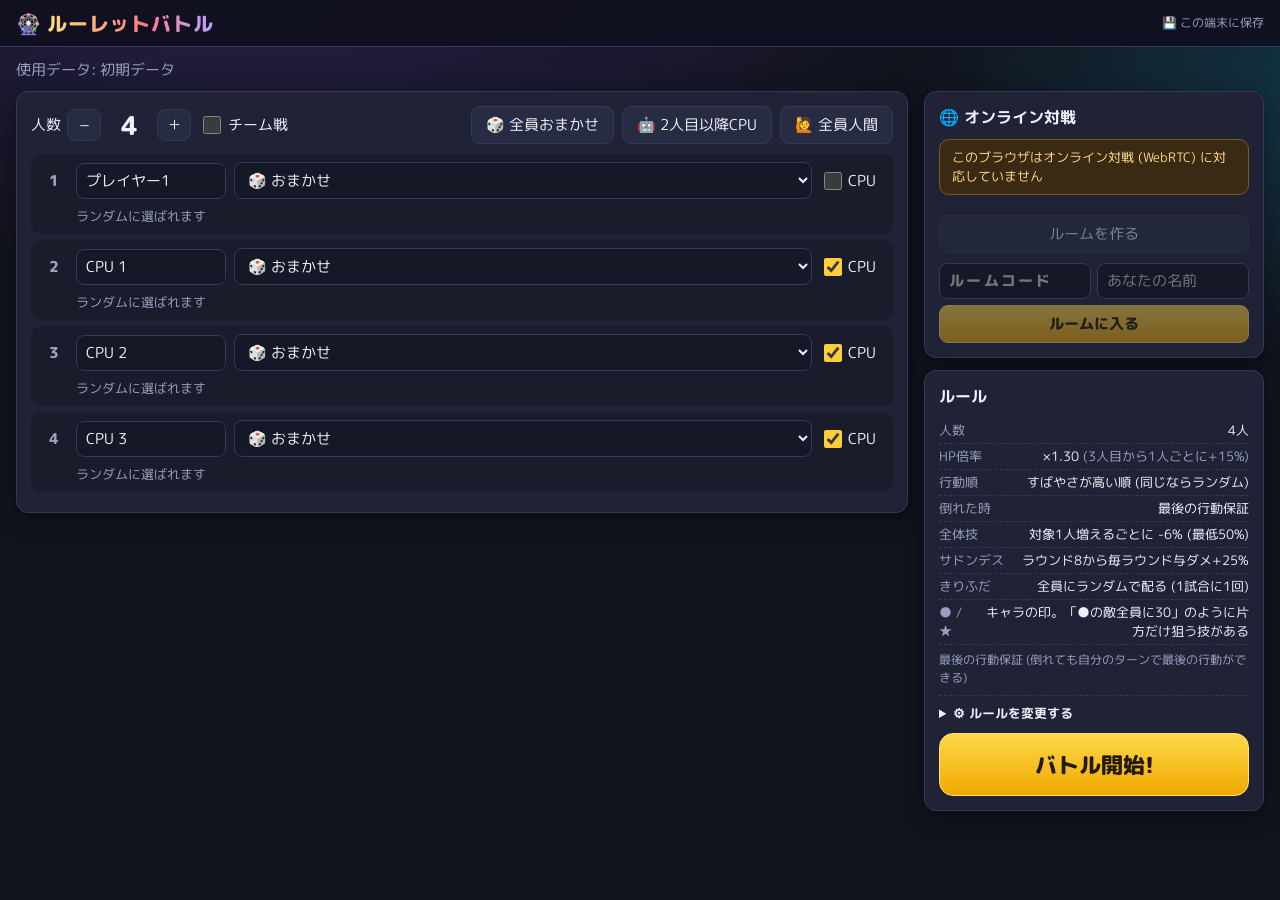
<file: index.html>
<!doctype html>
<html lang="ja">
<head>
<meta charset="utf-8">
<meta name="viewport" content="width=device-width, initial-scale=1, viewport-fit=cover">
<meta name="theme-color" content="#11131d">
<title>ルーレットバトル</title>
<link rel="stylesheet" href="css/style.css?v=14">
</head>
<body>
<!-- BUILD:HEAD-START -->
<header class="app-head" id="appHead">
  <div class="brand">🎡 <span class="title">ルーレットバトル</span></div>
  <span class="sync" id="syncInd"></span>
</header>
<!-- BUILD:HEAD-END -->

<!-- BUILD:APP-START -->
<div id="playApp">
<div class="wrap">

  <section id="setup">
    <div class="setup-head">
      <span id="dataInfo" class="dim"></span>
    </div>
    <div id="dataWarn" class="warn-box" hidden></div>
    <div class="setup-grid">
      <div class="panel setup-players">
        <div class="row setup-tools">
          <div class="count-ctl">
            <span>人数</span>
            <button type="button" class="icon" id="cntMinus" aria-label="人数を減らす">−</button>
            <span class="n" id="cntN">4</span>
            <button type="button" class="icon" id="cntPlus" aria-label="人数を増やす">＋</button>
          </div>
          <label class="row" style="gap:4px"><input type="checkbox" id="teamMode"> チーム戦</label>
          <div class="grow"></div>
          <button type="button" id="allRandom">🎲 全員おまかせ</button>
          <button type="button" id="allCpu">🤖 2人目以降CPU</button>
          <button type="button" id="allHuman">🙋 全員人間</button>
        </div>
        <div id="prows"></div>
      </div>
      <div class="setup-side">
        <div class="panel online-panel" id="onlinePanel"></div>
        <div class="panel side-box">
          <h3>ルール</h3>
          <div id="ruleInfo"></div>
          <button type="button" class="primary big-start" id="startBtn">バトル開始!</button>
        </div>
      </div>
    </div>
    <div class="mobile-start"><button type="button" class="primary" id="startBtn2">バトル開始!</button></div>
  </section>

  <section id="lobby" hidden>
    <div class="panel lobby-panel">
      <div id="lobbyBody"></div>
      <div class="row" style="margin-top:14px"><button type="button" class="danger" id="leaveBtn">ルームから退出</button></div>
    </div>
  </section>

  <section id="battle" hidden>
    <div class="topbar">
      <div class="round" id="roundLbl">ラウンド 1</div>
      <div class="ctrls">
        <select id="speedSel" title="演出の速さ" aria-label="演出の速さ">
          <option value="normal">ふつう</option>
          <option value="fast">はやい</option>
          <option value="turbo">さいそく</option>
        </select>
        <button type="button" class="icon" id="soundBtn" title="効果音">🔊</button>
        <button type="button" class="icon" id="pauseBtn" title="CPUの自動進行を一時停止">⏸</button>
        <button type="button" id="quitBtn">終了</button>
      </div>
      <div class="order-strip" id="orderStrip"></div>
    </div>
    <div class="battle">
      <div class="board" id="board"></div>
      <div class="side">
        <div class="panel turn-panel" id="turnPanel">
          <div class="turn-head" id="turnHead"></div>
          <div class="wheel-title" id="wheelTitle"></div>
          <div class="wheel-box">
            <canvas id="wheel"></canvas>
            <div class="result-banner" id="banner"></div>
          </div>
          <div class="prompt" id="prompt"></div>
          <div class="target-bar" id="targetBar"></div>
          <div class="row spin-row">
            <button type="button" class="primary spin-btn" id="spinBtn" disabled>スピン!</button>
            <button type="button" class="item-btn" id="itemBtn" hidden>🃏 きりふだを使う</button>
          </div>
        </div>
        <details class="panel log-wrap" id="logWrap" open>
          <summary>バトルログ</summary>
          <div class="logbox" id="log"></div>
        </details>
      </div>
    </div>
  </section>

  <section id="result" hidden>
    <div class="panel result">
      <div style="font-size:60px" id="resIcon">🏆</div>
      <h2 class="title" id="resTitle"></h2>
      <div id="resRank" style="max-width:760px;margin:0 auto"></div>
      <div class="row" style="justify-content:center;margin-top:18px">
        <button type="button" class="primary" id="againBtn">同じメンバーでもう一度</button>
        <button type="button" id="backBtn">セットアップに戻る</button>
        <button type="button" id="showLogBtn">ログを見る</button>
        <span class="dim" id="guestWait" hidden>ホストが次のバトルを始めるのを待っています…</span>
        <button type="button" class="danger" id="leaveBtn2" hidden>ルームから退出</button>
      </div>
    </div>
  </section>
</div>
<div id="modal" class="modal-bg" hidden></div>
</div>
<!-- BUILD:APP-END -->

<!-- BUILD:SCRIPTS-START -->
<script src="js/default-data.js?v=14"></script>
<script src="js/engine.js?v=14"></script>
<script src="js/store.js?v=14"></script>
<script src="js/ui.js?v=14"></script>
<script src="js/wheel.js?v=14"></script>
<script src="js/net.js?v=14"></script>
<script src="js/game.js?v=14"></script>
<script src="js/app.js?v=14"></script>
<!-- BUILD:SCRIPTS-END -->
</body>
</html>
</file>
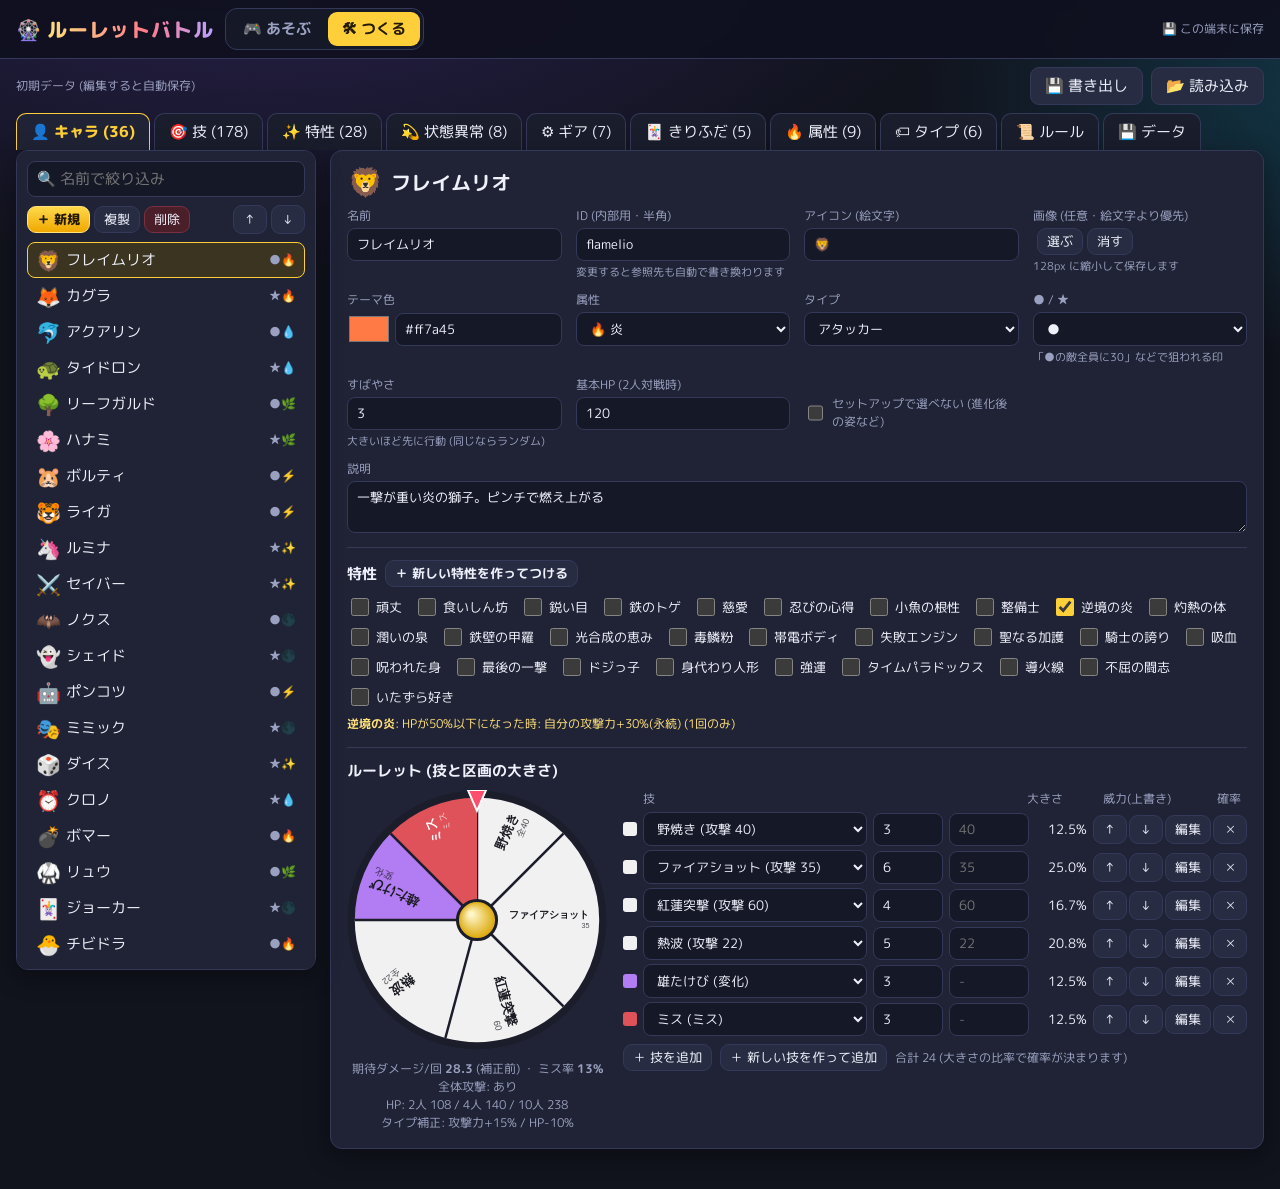
<file: editor.html>
<!doctype html>
<html lang="ja">
<head>
<meta charset="utf-8">
<meta name="viewport" content="width=device-width, initial-scale=1, viewport-fit=cover">
<meta name="theme-color" content="#11131d">
<title>ルーレットバトル エディタ</title>
<link rel="stylesheet" href="css/style.css?v=14">
</head>
<body>
<!-- BUILD:HEAD-START -->
<header class="app-head" id="appHead">
  <div class="brand">🎡 <span class="title">ルーレットバトル</span></div>
  <nav class="mode-switch" aria-label="画面の切り替え">
    <a href="index.html" data-mode="play" id="modePlay">🎮 あそぶ</a>
    <a href="editor.html" data-mode="edit" id="modeEdit" class="on">🛠 つくる</a>
  </nav>
  <span class="sync" id="syncInd"></span>
</header>
<!-- BUILD:HEAD-END -->

<!-- BUILD:APP-START -->
<div id="editApp">
  <div class="ed-bar">
    <span class="saved-ind" id="edSavedInd"></span>
    <div class="grow"></div>
    <button type="button" id="edWarnBtn" hidden></button>
    <button type="button" id="edExportBtn" title="データを書き出す">💾<span class="lbl"> 書き出し</span></button>
    <button type="button" id="edImportBtn" title="データを読み込む">📂<span class="lbl"> 読み込み</span></button>
    <input id="edImportFile" type="file" accept=".json,application/json" hidden>
  </div>
  <nav class="tabs" id="edTabs"></nav>
  <main class="ed-body" id="edBody">
    <aside class="panel ed-list" id="edList"></aside>
    <section class="panel ed-form" id="edForm"></section>
  </main>
  <div id="edModal" class="modal-bg" hidden></div>
</div>
<!-- BUILD:APP-END -->

<!-- BUILD:SCRIPTS-START -->
<script src="js/default-data.js?v=14"></script>
<script src="js/engine.js?v=14"></script>
<script src="js/store.js?v=14"></script>
<script src="js/ui.js?v=14"></script>
<script src="js/wheel.js?v=14"></script>
<script src="js/editor.js?v=14"></script>
<script src="js/app.js?v=14"></script>
<!-- BUILD:SCRIPTS-END -->
</body>
</html>
</file>
<file: css/style.css>
@import url('https://fonts.googleapis.com/css2?family=M+PLUS+Rounded+1c:wght@400;700;800&display=swap');

/* レイアウト: 上に切替ヘッダ、PC は盤面+ルーレットの2列、スマホは1列 (ルーレットが上)。
   夜のゲームセンターのような暗い単一テーマ */
:root {
  --bg: #11131d;
  --bg2: #191c2a;
  --panel: #1f2335;
  --panel2: #272c42;
  --line: #34395a;
  --text: #eef0fa;
  --dim: #9aa0bf;
  --accent: #ffcf3a;
  --accent-ink: #231a00;
  --accent2: #ff4d6d;
  --good: #5fd38a;
  --bad: #ff6b6b;
  --blue: #5aa9f0;
  --gold-text: #ffe07a;
  --radius: 12px;
  --shadow: 0 6px 24px rgba(0, 0, 0, .35);
  --font: 'M PLUS Rounded 1c', 'Hiragino Maru Gothic ProN', 'Hiragino Sans', 'Meiryo', sans-serif;
  --gutter: 16px;
  color-scheme: dark;
}
* { box-sizing: border-box; }
[hidden] { display: none !important; }
html, body { margin: 0; }
body {
  background: radial-gradient(1200px 600px at 20% -10%, #2a2150 0%, transparent 60%), radial-gradient(900px 500px at 110% 10%, #123a4a 0%, transparent 55%), var(--bg);
  background-color: var(--bg);
  background-attachment: fixed;
  color: var(--text);
  font-family: var(--font);
  font-size: 15px;
  min-height: 100vh;
  overflow-x: hidden;
  -webkit-tap-highlight-color: transparent;
  touch-action: manipulation;
}
a { color: var(--accent); }
button, input, select, textarea { font: inherit; color: inherit; }
button {
  background: var(--panel2); border: 1px solid var(--line); border-radius: 9px; padding: 7px 14px;
  cursor: pointer; transition: transform .08s, background .15s, border-color .15s; touch-action: manipulation;
}
button:hover:not(:disabled) { background: #323858; border-color: #4a5180; }
button:active:not(:disabled) { transform: translateY(1px); }
button:disabled { opacity: .45; cursor: not-allowed; }
button:focus-visible, input:focus-visible, select:focus-visible, textarea:focus-visible, summary:focus-visible { outline: 2px solid var(--accent); outline-offset: 2px; }
button.primary { background: linear-gradient(180deg, #ffd84a, #f0a800); color: var(--accent-ink); border-color: #ffe27a; font-weight: 800; }
button.primary:hover:not(:disabled) { background: linear-gradient(180deg, #ffe16d, #ffb81f); }
button.danger { background: #4a1f2a; border-color: #7a3040; }
button.small { padding: 3px 9px; font-size: 13px; }
button.icon { padding: 4px 8px; min-width: 34px; }
input[type=text], input[type=number], input:not([type]), select, textarea {
  background: #151827; border: 1px solid var(--line); border-radius: 8px; padding: 6px 9px; min-width: 0; max-width: 100%;
}
input[type=number] { width: 80px; }
input[type=checkbox] { width: 18px; height: 18px; accent-color: var(--accent); vertical-align: middle; }
label { cursor: pointer; }
summary { cursor: pointer; }

.wrap { max-width: 1400px; margin: 0 auto; padding: 12px var(--gutter) 16px; }
.title {
  font-weight: 800; letter-spacing: .04em; margin: 0; text-wrap: balance;
  background: linear-gradient(90deg, #ffe07a, #ff7a8a 60%, #b9a2ff); -webkit-background-clip: text; background-clip: text; color: transparent;
}
.panel { background: var(--panel); border: 1px solid var(--line); border-radius: var(--radius); box-shadow: var(--shadow); }
.dim { color: var(--dim); }
.row { display: flex; gap: 8px; align-items: center; flex-wrap: wrap; }
.grow { flex: 1; }
.badge {
  display: inline-flex; align-items: center; gap: 3px; padding: 1px 7px; border-radius: 999px; font-size: 12px; font-weight: 700;
  background: #2d3250; border: 1px solid rgba(255, 255, 255, .12); white-space: nowrap;
}
.warn-box { background: #3a2a14; border: 1px solid #7a5a20; color: #ffd98a; border-radius: 10px; padding: 8px 12px; font-size: 13px; margin-bottom: 10px; }
.warn-box ul { margin: 4px 0 0; padding-left: 18px; }
.ico { font-size: 28px; line-height: 1; display: inline-block; width: 36px; text-align: center; flex: none; }
img.ico { width: 36px; height: 36px; object-fit: cover; border-radius: 8px; }
.ico.big { font-size: 52px; width: 60px; }
img.ico.big { width: 60px; height: 60px; }
.ico.huge { font-size: 70px; width: 90px; }
img.ico.huge { width: 90px; height: 90px; }
.marks { font-size: 13px; white-space: nowrap; display: inline-flex; gap: 2px; align-items: center; }
.marks .dot { color: #7fd8ff; font-weight: 800; }
.marks .star { color: #ffd84a; font-weight: 800; }
.marks .spd { color: var(--dim); font-size: 11px; }
.auto-desc { color: var(--gold-text); font-size: 12px; }
.scroll-x { overflow-x: auto; max-width: 100%; }

/* ========== アプリのヘッダ (あそぶ / つくる) ========== */
.app-head {
  position: sticky; top: env(safe-area-inset-top, 0px); z-index: 20;
  display: flex; align-items: center; gap: 12px; flex-wrap: wrap;
  padding: 8px var(--gutter); background: #0f1120ee; border-bottom: 1px solid var(--line); backdrop-filter: blur(6px);
}
.app-head .brand { font-weight: 800; font-size: 20px; display: flex; align-items: center; gap: 6px; }
.mode-switch { display: flex; background: #151827; border: 1px solid var(--line); border-radius: 12px; padding: 3px; gap: 3px; }
.mode-switch a { border-radius: 9px; padding: 6px 14px; font-weight: 700; color: var(--dim); text-decoration: none; }
.mode-switch a:hover { color: var(--text); }
.mode-switch a.on { background: var(--accent); color: var(--accent-ink); }
.sync { font-size: 12px; color: var(--dim); margin-left: auto; }

/* ========== セットアップ ========== */
.setup-head { display: flex; align-items: center; gap: 10px; flex-wrap: wrap; margin-bottom: 10px; }
.setup-grid { display: grid; grid-template-columns: minmax(0, 1fr) 340px; gap: 16px; align-items: start; }
.setup-players { padding: 14px; min-width: 0; }
.setup-tools { margin-bottom: 10px; }
.prow {
  display: grid; grid-template-columns: 28px minmax(90px, 150px) minmax(150px, 1fr) auto auto; gap: 8px; align-items: center;
  padding: 7px 8px; border-radius: 10px; background: var(--bg2); margin-bottom: 6px; border: 1px solid transparent;
}
.prow .num { font-weight: 800; color: var(--dim); text-align: center; }
.prow .cpuLbl { display: inline-flex; gap: 3px; align-items: center; white-space: nowrap; }
.prow .cinfo { grid-column: 2 / -1; display: flex; gap: 6px; align-items: center; flex-wrap: wrap; font-size: 13px; color: var(--dim); min-width: 0; }
.prow .cinfo .ico { font-size: 22px; width: 26px; }
.prow .cinfo img.ico { width: 26px; height: 26px; }
.prow select.team { width: 96px; }
.setup-side { position: sticky; top: 70px; display: flex; flex-direction: column; gap: 12px; }
.setup-side .panel { padding: 14px; display: flex; flex-direction: column; gap: 10px; }
.setup-side h3 { margin: 0; font-size: 16px; }
.online-panel .row button { flex: 1; }
.join-row { display: grid; grid-template-columns: 1fr 1fr; gap: 6px; }
.join-row #joinCode { text-transform: uppercase; letter-spacing: .15em; font-weight: 800; }
.join-row button { grid-column: 1 / -1; }
.code-big { font-size: 34px; font-weight: 800; letter-spacing: .2em; color: var(--accent); font-variant-numeric: tabular-nums; }
.prow.net { background: #1b2436; border-color: #2f4a70; }
.prow .netname { font-weight: 700; overflow: hidden; text-overflow: ellipsis; white-space: nowrap; }
.prow .csel.dim { font-size: 13px; }
.lobby-panel { padding: 18px; max-width: 760px; margin: 0 auto; }
.lobby-head { display: flex; gap: 16px; align-items: center; flex-wrap: wrap; }
.lobby-list { display: flex; flex-direction: column; gap: 4px; }
.lobby-row { display: flex; gap: 8px; align-items: center; padding: 6px 10px; border-radius: 10px; background: var(--bg2); }
.lobby-row .num { width: 22px; color: var(--dim); font-weight: 800; }
.lobby-row .nm { flex: 1; min-width: 0; overflow: hidden; text-overflow: ellipsis; white-space: nowrap; font-weight: 700; }
.lobby-row.you { border: 1px solid var(--accent); }
.cinfo-wide { display: flex; gap: 6px; align-items: center; flex-wrap: wrap; font-size: 13px; color: var(--dim); }
.you-tag { font-size: 10px; background: var(--accent); color: var(--accent-ink); border-radius: 4px; padding: 0 5px; margin-left: 4px; font-weight: 800; vertical-align: middle; }
.pcard.me { box-shadow: inset 0 0 0 2px #ffcf3a66; }
.rank.me { outline: 2px solid var(--accent); }
.rule-line { font-size: 13px; display: flex; justify-content: space-between; gap: 8px; padding: 3px 0; border-bottom: 1px dashed var(--line); }
.big-start { font-size: 22px; padding: 14px; width: 100%; border-radius: 14px; }
.count-ctl { display: flex; align-items: center; gap: 6px; }
.count-ctl .n { font-size: 26px; font-weight: 800; min-width: 44px; text-align: center; font-variant-numeric: tabular-nums; }
.mobile-start { display: none; }

/* ========== バトル ========== */
.topbar { display: flex; align-items: center; gap: 12px; flex-wrap: wrap; margin-bottom: 12px; }
.topbar .round { font-size: 20px; font-weight: 800; }
.topbar .ctrls { margin-left: auto; order: 2; }
.order-strip { display: flex; gap: 4px; flex-wrap: wrap; flex: 1 1 100%; min-width: 0; order: 3; }
.order-strip .o { padding: 2px 6px; border-radius: 8px; background: var(--panel); border: 1px solid var(--line); font-size: 12px; display: flex; align-items: center; gap: 3px; white-space: nowrap; }
.order-strip .o .ico { font-size: 16px; width: 18px; }
.order-strip .o img.ico { width: 18px; height: 18px; }
.order-strip .o.now { border-color: var(--accent); background: #3c3417; }
.order-strip .o.done { opacity: .45; }
.order-strip .o.downed { border-color: var(--bad); }
.battle { display: grid; grid-template-columns: minmax(0, 1fr) 440px; gap: 14px; align-items: start; }
.board { display: grid; grid-template-columns: repeat(auto-fill, minmax(205px, 1fr)); gap: 10px; min-width: 0; }

.pcard {
  position: relative; padding: 9px 10px 10px; border-radius: 12px; background: var(--panel); border: 2px solid var(--line);
  transition: transform .15s, border-color .15s, box-shadow .15s, opacity .3s; cursor: default; min-width: 0;
}
.pcard .head { display: flex; gap: 8px; align-items: center; padding-right: 26px; }
.pcard .head .ico { font-size: 34px; width: 42px; }
.pcard .head img.ico { width: 42px; height: 42px; }
.pcard .names { min-width: 0; flex: 1; }
.pcard .pname { font-weight: 800; white-space: nowrap; overflow: hidden; text-overflow: ellipsis; }
.pcard .cname { font-size: 12px; color: var(--dim); white-space: nowrap; overflow: hidden; text-overflow: ellipsis; }
.pcard .ord { position: absolute; top: -8px; left: -8px; background: #0f1120; border: 1px solid var(--line); border-radius: 999px; font-size: 11px; padding: 1px 6px; font-weight: 800; }
.pcard .cpu { font-size: 10px; color: var(--dim); border: 1px solid var(--line); border-radius: 4px; padding: 0 4px; margin-left: 4px; }
.pcard .team-tag { font-size: 10px; border-radius: 4px; padding: 0 5px; margin-left: 4px; color: #111; font-weight: 800; }
.pcard .tags { display: flex; gap: 4px; flex-wrap: wrap; margin: 6px 0 4px; align-items: center; }
.pcard .info-btn { position: absolute; top: 6px; right: 6px; padding: 0 7px; font-size: 12px; border-radius: 6px; min-width: 0; }
.hpbar { position: relative; height: 14px; background: #0d0f19; border-radius: 7px; overflow: hidden; border: 1px solid #0a0b12; }
.hpbar .fill { position: absolute; inset: 0 auto 0 0; background: linear-gradient(90deg, #3ed17a, #8af0a8); transition: width .45s ease, background .3s; }
.hpbar .fill.mid { background: linear-gradient(90deg, #e8b400, #ffe07a); }
.hpbar .fill.low { background: linear-gradient(90deg, #e03a3a, #ff8a7a); }
.hpbar .lag { position: absolute; inset: 0 auto 0 0; background: #ff5a5a88; transition: width 1.1s ease .35s; }
.hptext { font-size: 12px; text-align: right; font-weight: 700; margin-top: 2px; font-variant-numeric: tabular-nums; }
.chips { display: flex; gap: 3px; flex-wrap: wrap; margin-top: 4px; min-height: 4px; }
.chip { font-size: 11px; padding: 1px 6px; border-radius: 6px; background: #2b3050; border: 1px solid rgba(255, 255, 255, .1); white-space: nowrap; }
.chip.st { color: #111; font-weight: 800; }
.chip.buff { background: #173a2a; border-color: #2f7a52; color: #9ef0bf; }
.chip.debuff { background: #3d1c24; border-color: #7a3040; color: #ffb0bd; }
.pcard.current { border-color: var(--accent); box-shadow: 0 0 0 3px #ffcf3a44, 0 0 22px #ffcf3a55; transform: translateY(-2px); }
.pcard.targetable { cursor: pointer; border-color: #ff8fa3; }
.pcard.targetable:hover { transform: translateY(-3px); box-shadow: 0 0 16px #ff4d6d77; }
.pcard.targeted { border-color: var(--accent2); box-shadow: 0 0 0 3px #ff4d6d66, 0 0 24px #ff4d6d88; }
.pcard.targeted::after { content: '🎯'; position: absolute; right: 8px; bottom: 6px; font-size: 22px; }
.pcard.downed { border-color: var(--bad); animation: blink 1.1s infinite; }
.pcard.out { opacity: .35; filter: grayscale(.9); }
.pcard.out::before { content: '脱落'; position: absolute; inset: 0; display: grid; place-items: center; font-size: 30px; font-weight: 800; color: #ff8a8a; transform: rotate(-12deg); z-index: 2; }
.pcard.winner { border-color: var(--accent); box-shadow: 0 0 30px #ffcf3a88; }
.pcard.shake { animation: shake .4s; }
.pcard.evolve { animation: evolve 1.2s; }
@keyframes blink { 50% { box-shadow: 0 0 18px #ff4d4d88; } }
@keyframes shake { 20% { transform: translateX(-6px); } 40% { transform: translateX(6px); } 60% { transform: translateX(-4px); } 80% { transform: translateX(3px); } }
@keyframes evolve { 0% { box-shadow: 0 0 0 #8ff0ff; } 30% { box-shadow: 0 0 40px 10px #8ff0ffcc; background: #2a4a5a; } 100% { box-shadow: 0 0 0 #8ff0ff; } }
.floater { position: absolute; left: 50%; top: 30%; transform: translateX(-50%); font-weight: 800; font-size: 26px; pointer-events: none; z-index: 5; text-shadow: 0 2px 0 #000, 0 0 8px #000; animation: floatUp 1.3s ease-out forwards; white-space: nowrap; }
.floater.dmg { color: #ff6b6b; }
.floater.heal { color: #6cf0a0; }
.floater.status, .floater.debuff { color: #ffa8e0; font-size: 18px; }
.floater.buff { color: #9ef0bf; font-size: 18px; }
.floater.guard { color: #8fd0ff; font-size: 20px; }
.floater.ability { color: var(--gold-text); font-size: 16px; }
.floater.ko, .floater.out { color: #ff3a3a; font-size: 30px; }
@keyframes floatUp { 0% { opacity: 0; transform: translate(-50%, 10px) scale(.7); } 15% { opacity: 1; transform: translate(-50%, 0) scale(1.15); } 100% { opacity: 0; transform: translate(-50%, -48px) scale(1); } }

.side { display: flex; flex-direction: column; gap: 12px; position: sticky; top: 12px; min-width: 0; }
.turn-panel { padding: 12px; text-align: center; }
.turn-head { display: flex; align-items: center; gap: 10px; justify-content: center; min-height: 48px; }
.turn-head .ico { font-size: 40px; width: 48px; }
.turn-head img.ico { width: 48px; height: 48px; }
.turn-head .who { font-size: 20px; font-weight: 800; }
.turn-head .sub { font-size: 12px; color: var(--dim); }
.wheel-box { position: relative; width: 100%; max-width: 380px; margin: 8px auto 4px; }
.wheel-box canvas { width: 100%; max-width: 100%; aspect-ratio: 1 / 1; display: block; }
.prompt { min-height: 26px; font-weight: 700; color: var(--accent); }
.wheel-title { min-height: 20px; font-weight: 800; color: var(--gold-text); margin-top: 4px; }
.spin-row { justify-content: center; margin-top: 6px; }
.item-btn { background: linear-gradient(180deg, #5b3fa0, #3b2870); border-color: #8a6ad8; font-weight: 800; }
.item-btn:hover:not(:disabled) { background: linear-gradient(180deg, #6b4fb8, #4b3490); }
.chip.item { background: #3b2870; border-color: #8a6ad8; }
.target-bar { display: flex; gap: 6px; overflow-x: auto; padding: 4px 2px 6px; scroll-snap-type: x proximity; }
.target-bar .tgt { flex: 0 0 auto; display: grid; grid-template-columns: auto minmax(0, 1fr); grid-template-rows: auto auto; column-gap: 6px; align-items: center; padding: 5px 8px; text-align: left; min-width: 120px; max-width: 170px; scroll-snap-align: start; }
.target-bar .tgt .ico { grid-row: 1 / 3; font-size: 24px; width: 28px; }
.target-bar .tgt img.ico { width: 28px; height: 28px; }
.target-bar .tgt .tn { font-size: 13px; font-weight: 700; white-space: nowrap; overflow: hidden; text-overflow: ellipsis; }
.target-bar .tgt .tbar { display: block; height: 5px; background: #0d0f19; border-radius: 3px; overflow: hidden; position: relative; }
.target-bar .tgt .tbar i { position: absolute; inset: 0 auto 0 0; background: var(--good); }
.target-bar .tgt .tp { display: none; }
.target-bar .tgt.on { border-color: var(--accent2); background: #3d1c28; box-shadow: 0 0 0 2px #ff4d6d66; }
.spin-btn { font-size: 22px; padding: 12px 34px; border-radius: 14px; }
.result-banner {
  position: absolute; left: 50%; top: 50%; transform: translate(-50%, -50%) scale(.6); opacity: 0; pointer-events: none;
  background: #0f1120ee; border: 2px solid var(--accent); border-radius: 14px; padding: 10px 18px; min-width: 60%;
  transition: transform .25s cubic-bezier(.2, 1.6, .4, 1), opacity .2s; z-index: 3;
}
.result-banner.show { transform: translate(-50%, -50%) scale(1); opacity: 1; }
.result-banner .mv { font-size: 26px; font-weight: 800; }
.result-banner .kd { font-size: 12px; color: var(--dim); }
.log-wrap { padding: 8px 12px; }
.log-wrap summary { font-weight: 700; color: var(--dim); font-size: 13px; }
.logbox { max-height: 330px; overflow-y: auto; font-size: 13px; line-height: 1.55; margin-top: 6px; }
.logbox .l { white-space: pre-wrap; overflow-wrap: anywhere; }
.logbox .round { color: var(--accent); font-weight: 800; margin-top: 6px; }
.logbox .turn { color: #b9c2ff; font-weight: 700; margin-top: 4px; }
.logbox .act { color: #fff; font-weight: 700; }
.logbox .dmg { color: #ff9a9a; }
.logbox .good { color: #8ff0b4; }
.logbox .bad { color: #ffb0d0; }
.logbox .ko { color: #ff5a5a; font-weight: 800; }
.logbox .ability { color: var(--gold-text); }
.logbox .sys { color: var(--accent); font-weight: 800; }
.ctrls { display: flex; gap: 6px; align-items: center; }

/* モーダル・ダイアログ */
.modal-bg { position: fixed; inset: 0; background: #000a; display: grid; place-items: center; z-index: 50; padding: 16px; padding-top: calc(16px + env(safe-area-inset-top, 0px)); padding-bottom: calc(16px + env(safe-area-inset-bottom, 0px)); }
.dialog-bg { z-index: 80; }
.modal { width: min(720px, 100%); max-height: 88vh; overflow: auto; padding: 18px; position: relative; }
.modal .close { position: absolute; top: 10px; right: 10px; }
.dialog { width: min(440px, 100%); }
.dialog h3 { margin: 0 0 8px; }
.dialog-msg { line-height: 1.6; overflow-wrap: anywhere; }
.dialog-btns { display: flex; justify-content: flex-end; gap: 8px; margin-top: 16px; flex-wrap: wrap; }
.dialog-btns button { min-width: 96px; padding: 9px 16px; }
.cdetail { display: grid; grid-template-columns: 240px minmax(0, 1fr); gap: 16px; }
.cdetail canvas { width: 100%; max-width: 100%; aspect-ratio: 1/1; }
.mh { margin: 12px 0 4px; font-size: 15px; }
.mh:first-child { margin-top: 0; }
.mvlist { margin: 0; padding: 0; list-style: none; font-size: 13px; }
.mvlist li { display: flex; gap: 6px; align-items: flex-start; padding: 4px 0; border-bottom: 1px dashed var(--line); }
.mvlist .mvtxt { min-width: 0; flex: 1; }
.mvlist .sw { width: 12px; height: 12px; border-radius: 3px; flex: none; display: inline-block; border: 1px solid #0005; margin-top: 3px; }
.mvlist .pct { color: var(--dim); font-variant-numeric: tabular-nums; flex: none; }
.toast { position: fixed; bottom: calc(18px + env(safe-area-inset-bottom, 0px)); left: 50%; transform: translateX(-50%); background: #0f1120; border: 1px solid var(--accent); padding: 8px 16px; border-radius: 10px; z-index: 100; box-shadow: var(--shadow); max-width: calc(100% - 32px); }

/* 結果 */
.result { text-align: center; padding: 24px; }
.result h2 { font-size: 36px; margin: 6px 0 16px; }
.rank { display: grid; grid-template-columns: 44px 44px minmax(0, 1fr) auto; gap: 10px; align-items: center; text-align: left; padding: 8px 12px; border-radius: 10px; background: var(--bg2); margin-bottom: 6px; }
.rank .pos { font-size: 22px; font-weight: 800; text-align: center; }
.rank.first { background: linear-gradient(90deg, #4a3a0a, #2a2410); border: 1px solid var(--accent); }
.rank .rn { min-width: 0; }
.rank .stat { font-size: 12px; color: var(--dim); white-space: nowrap; font-variant-numeric: tabular-nums; }

/* ========== エディタ ========== */
.ed-bar { display: flex; align-items: center; gap: 8px; flex-wrap: wrap; padding: 8px var(--gutter); }
.saved-ind { font-size: 12px; color: var(--dim); }
.tabs { display: flex; gap: 4px; padding: 0 var(--gutter); overflow-x: auto; scrollbar-width: thin; }
.tabs button { border-radius: 10px 10px 0 0; border-bottom: none; background: #1a1d2c; white-space: nowrap; flex: none; }
.tabs button.on { background: var(--panel); border-color: var(--accent); color: var(--accent); font-weight: 800; }
.ed-body { display: grid; grid-template-columns: 300px minmax(0, 1fr); gap: 14px; padding: 0 var(--gutter) 40px; }
.ed-body.full { grid-template-columns: minmax(0, 1fr); }
.ed-list { padding: 10px; position: sticky; top: 64px; max-height: calc(100vh - 80px); overflow: auto; align-self: start; }
.list-tools { gap: 4px; margin-bottom: 8px; }
.ed-list .item { display: flex; width: 100%; gap: 6px; align-items: center; padding: 6px 8px; border-radius: 8px; cursor: pointer; border: 1px solid transparent; background: transparent; text-align: left; }
.ed-list .item:hover { background: var(--panel2); }
.ed-list .item.on { background: #3a3420; border-color: var(--accent); }
.ed-list .item .ico { font-size: 20px; width: 24px; }
.ed-list .item img.ico { width: 24px; height: 24px; }
.ed-list .item .nm { flex: 1; min-width: 0; overflow: hidden; text-overflow: ellipsis; white-space: nowrap; }
.ed-list .item .ex { font-size: 12px; white-space: nowrap; }
.ed-list .item .chev { display: none; color: var(--dim); }
.ed-list .item .sw, .sw { width: 12px; height: 12px; border-radius: 3px; flex: none; display: inline-block; }
.ed-form { padding: 16px; min-width: 0; }
.ed-form h2 { margin: 0 0 10px; font-size: 20px; display: flex; align-items: center; gap: 8px; flex-wrap: wrap; }
.m-back { display: none; margin-bottom: 10px; }
.fgrid { display: grid; grid-template-columns: repeat(auto-fill, minmax(200px, 1fr)); gap: 10px 14px; margin-bottom: 12px; }
.f { display: flex; flex-direction: column; gap: 3px; font-size: 13px; min-width: 0; }
.f > span { color: var(--dim); font-size: 12px; }
.f.wide { grid-column: 1 / -1; }
.f.inline { flex-direction: row; align-items: center; gap: 6px; }
.f input[type=number] { width: 100%; }
.f .hint { font-size: 11px; color: var(--dim); }
.colorpick { width: 44px; height: 34px; padding: 0; border: none; background: none; flex: none; }
.img-prev { width: 32px; height: 32px; object-fit: cover; border-radius: 6px; vertical-align: middle; }
.bonus-grid { display: grid; grid-template-columns: repeat(auto-fill, minmax(96px, 1fr)); gap: 6px; }
.bonus-cell { display: flex; flex-direction: column; gap: 2px; font-size: 12px; color: var(--dim); }
.bonus-cell input { width: 100%; }
.sec { border-top: 1px solid var(--line); margin-top: 14px; padding-top: 12px; }
.sec h3 { margin: 0 0 8px; font-size: 15px; display: flex; align-items: center; gap: 8px; flex-wrap: wrap; }
.sec > summary { font-weight: 700; }
.eff { background: var(--bg2); border: 1px solid var(--line); border-radius: 10px; padding: 8px 10px; margin-bottom: 8px; }
.eff .ehead { display: flex; gap: 6px; align-items: center; flex-wrap: wrap; }
.eff .ehead select { max-width: 100%; }
.eff .chance { width: 64px; }
.eff .eparams, .eparams { display: grid; grid-template-columns: repeat(auto-fill, minmax(170px, 1fr)); gap: 6px 10px; margin-top: 8px; }
.eff details { margin-top: 6px; font-size: 13px; }
.eff details summary { color: var(--dim); }
.eff .summary { font-size: 12px; color: var(--gold-text); margin-top: 6px; }
.preset-sel { max-width: 100%; }
.mrows { display: flex; flex-direction: column; gap: 4px; }
.mrow { display: grid; grid-template-columns: 14px minmax(0, 1fr) 70px 80px 52px auto; grid-template-areas: "sw sel w p pct btn"; gap: 6px; align-items: center; font-size: 13px; }
.mrow.mhead { color: var(--dim); font-size: 12px; }
.mrow .c-sw { grid-area: sw; }
.mrow .c-sel { grid-area: sel; min-width: 0; }
.mrow .c-w { grid-area: w; }
.mrow .c-p { grid-area: p; }
.mrow .c-pct { grid-area: pct; font-variant-numeric: tabular-nums; text-align: right; }
.mrow .c-btn { grid-area: btn; display: flex; gap: 2px; }
.mrow .c-sw i { display: block; width: 14px; height: 14px; border-radius: 3px; }
.mrow select { width: 100%; }
.mrow input { width: 100%; }
.mrow .mlbl { display: none; }
.mtable { width: 100%; border-collapse: collapse; font-size: 13px; }
.mtable th, .mtable td { padding: 4px 6px; border-bottom: 1px solid var(--line); text-align: left; white-space: nowrap; }
.mtable th { color: var(--dim); font-weight: 400; font-size: 12px; }
.chart-table { border-collapse: collapse; font-size: 13px; }
.chart-table th, .chart-table td { border: 1px solid var(--line); padding: 3px; text-align: center; white-space: nowrap; }
.chart-table td input { width: 58px; text-align: center; }
.chart-table td.hi input { background: #173a2a; }
.chart-table td.lo input { background: #3d1c24; }
.char-preview { display: grid; grid-template-columns: 260px minmax(0, 1fr); gap: 16px; align-items: start; }
.char-preview canvas { width: 100%; max-width: 100%; aspect-ratio: 1/1; }
.checks { display: flex; flex-wrap: wrap; gap: 6px 12px; }
.checks label { display: inline-flex; gap: 4px; align-items: center; font-size: 13px; }
.sync-box { background: var(--bg2); border: 1px solid var(--line); border-radius: 10px; padding: 10px 12px; }
textarea.json { width: 100%; min-height: 300px; font-family: Consolas, monospace; font-size: 12px; }

/* ========== タブレット以下 ========== */
@media (max-width: 980px) {
  .setup-grid, .battle { grid-template-columns: minmax(0, 1fr); }
  .setup-side { position: static; }
  .setup-side .big-start { display: none; }
  .setup-side { position: static; }
  .mobile-start {
    display: block; position: fixed; left: 0; right: 0; bottom: 0; z-index: 30;
    padding: 10px var(--gutter) calc(10px + env(safe-area-inset-bottom, 0px));
    background: linear-gradient(180deg, transparent, #11131dee 30%);
  }
  .mobile-start button { width: 100%; font-size: 20px; padding: 13px; border-radius: 14px; }
  #setup { padding-bottom: 84px; }
  .side { position: static; order: -1; }
  .board { grid-template-columns: repeat(auto-fill, minmax(170px, 1fr)); }
  .wheel-box { max-width: min(340px, 42vh); }
  .order-strip { flex-wrap: nowrap; overflow-x: auto; scrollbar-width: none; }
  .logbox { max-height: 200px; }
  .cdetail { grid-template-columns: minmax(0, 1fr); }
  .cdetail > div:first-child { max-width: 260px; margin: 0 auto; width: 100%; }
  .ed-body { grid-template-columns: minmax(0, 1fr); }
  .ed-list { position: static; max-height: none; }
  .ed-body:not(.full):not(.m-detail) .ed-form { display: none; }
  .ed-body.m-detail .ed-list { display: none; }
  .m-back { display: inline-block; }
  .ed-list .item { padding: 10px 8px; border-bottom: 1px solid var(--line); border-radius: 0; }
  .ed-list .item .chev { display: inline; }
  .char-preview { grid-template-columns: minmax(0, 1fr); }
  .prev-wheel { max-width: 260px; margin: 0 auto; width: 100%; }
}

/* ========== スマホ ========== */
@media (max-width: 560px) {
  .app-head { gap: 8px; padding-top: 6px; padding-bottom: 6px; }
  .app-head .brand { font-size: 16px; }
  .app-head .brand .title { display: none; }
  .mode-switch button { padding: 6px 12px; }
  .sync { flex-basis: 100%; margin-left: 0; font-size: 11px; }
  .setup-tools > button { flex: 1 1 auto; font-size: 13px; padding: 6px 8px; }
  .prow { grid-template-columns: 22px minmax(0, 1fr) auto auto; }
  .prow .num { grid-row: 1; grid-column: 1; }
  .prow .pname { grid-row: 1; grid-column: 2; }
  .prow .cpuLbl { grid-row: 1; grid-column: 3; }
  .prow .team { grid-row: 1; grid-column: 4; }
  .prow select.team { width: 86px; }
  .prow .csel { grid-row: 2; grid-column: 1 / -1; }
  .prow .cinfo { grid-row: 3; grid-column: 1 / -1; }
  .board { grid-template-columns: repeat(2, minmax(0, 1fr)); gap: 8px; }
  .pcard { padding: 7px 8px 8px; }
  .pcard .head .ico { font-size: 26px; width: 30px; }
  .pcard .head img.ico { width: 30px; height: 30px; }
  .pcard .pname { font-size: 14px; }
  .pcard .tags { margin: 4px 0 3px; gap: 3px; }
  .pcard .tags .type { display: none; }
  .pcard .ord { font-size: 10px; }
  .floater { font-size: 22px; }
  .turn-head .who { font-size: 17px; }
  .spin-btn, .item-btn { width: 100%; }
  .code-big { font-size: 28px; }
  .result { padding: 16px 12px; }
  .result h2 { font-size: 26px; }
  .rank { grid-template-columns: 30px 36px minmax(0, 1fr); gap: 8px; }
  .rank .stat { grid-column: 3; white-space: normal; }
  .ed-bar .lbl { display: none; }
  .fgrid { grid-template-columns: repeat(auto-fill, minmax(140px, 1fr)); }
  .eff .eparams, .eparams { grid-template-columns: repeat(auto-fill, minmax(140px, 1fr)); }
  .mrow { grid-template-columns: 1fr 1fr 48px; grid-template-areas: "sel sel sel" "w p pct" "btn btn btn"; padding: 8px; background: var(--bg2); border-radius: 10px; border-left: 4px solid var(--sw, #555); }
  .mrow.mhead { display: none; }
  .mrow .c-sw { display: none; }
  .mrow .mlbl { display: block; color: var(--dim); font-size: 11px; }
  .mrow .c-btn { justify-content: flex-end; }
}

/* iOS で入力欄にフォーカスした時の自動ズームを防ぐ */
@media (pointer: coarse) {
  input[type=text], input[type=number], input:not([type]), select, textarea { font-size: 16px; }
  button.small { padding: 6px 10px; }
}

@media (prefers-reduced-motion: reduce) {
  *, *::before, *::after { animation-duration: .01ms !important; transition-duration: .01ms !important; }
}

/* ゲーム画面のルール変更 */
.rule-edit { margin-top: 8px; border-top: 1px dashed var(--line); padding-top: 8px; }
.rule-edit summary { font-weight: 700; font-size: 13px; }
.rule-form { display: grid; grid-template-columns: repeat(auto-fill, minmax(150px, 1fr)); gap: 8px 10px; margin-top: 8px; }
.rule-form .row { grid-column: 1 / -1; }
.rule-form input[type=number], .rule-form select { width: 100%; }

/* ========== スマホ: なるべく1画面に収める ========== */
@media (max-width: 560px) {
  #battle .topbar { margin-bottom: 6px; gap: 6px; flex-wrap: nowrap; }
  #battle .topbar .round { font-size: 15px; white-space: nowrap; }
  #battle .ctrls { gap: 4px; }
  #battle .ctrls select { padding: 4px 6px; font-size: 14px; }
  #battle .ctrls button { padding: 4px 8px; min-width: 0; }
  .order-strip { display: none; }
  .battle { gap: 8px; }
  .side { gap: 6px; }
  .turn-panel { padding: 8px 10px; }
  .turn-head { min-height: 0; gap: 6px; }
  .turn-head .ico { font-size: 26px; width: 30px; }
  .turn-head img.ico { width: 30px; height: 30px; }
  .turn-head .who { font-size: 15px; }
  .turn-head .sub { font-size: 11px; }
  .wheel-title { min-height: 0; font-size: 12px; margin-top: 2px; }
  .wheel-box { max-width: min(300px, 36vh); margin: 4px auto 2px; }
  .prompt { min-height: 18px; font-size: 13px; }
  .target-bar { padding: 2px 0 4px; gap: 4px; }
  .target-bar .tgt { min-width: 96px; padding: 3px 6px; }
  .target-bar .tgt .ico { font-size: 18px; width: 22px; }
  .target-bar .tgt img.ico { width: 22px; height: 22px; }
  .target-bar .tgt .tn { font-size: 12px; }
  .spin-row { margin-top: 2px; gap: 6px; flex-wrap: nowrap; }
  .spin-btn { font-size: 18px; padding: 9px 12px; }
  .item-btn { font-size: 12px; padding: 9px 8px; width: auto; flex: 0 1 45%; }
  .result-banner .mv { font-size: 20px; }
  .log-wrap { padding: 6px 10px; }
  /* 小さな選手カード: アイコン・名前・HPだけ */
  .board { grid-template-columns: repeat(3, minmax(0, 1fr)); gap: 6px; }
  .pcard { padding: 5px 6px 6px; border-width: 2px; border-radius: 9px; }
  .pcard .head { gap: 4px; padding-right: 0; }
  .pcard .head .ico { font-size: 20px; width: 22px; }
  .pcard .head img.ico { width: 22px; height: 22px; }
  .pcard .pname { font-size: 12px; }
  .pcard .pname .cpu, .pcard .pname .team-tag, .pcard .pname .you-tag { font-size: 9px; padding: 0 3px; margin-left: 2px; }
  .pcard .cname, .pcard .tags { display: none; }
  .pcard .info-btn { display: none; }
  .pcard { cursor: pointer; }
  .pcard .ord { font-size: 9px; top: -6px; left: -6px; padding: 0 4px; }
  .pcard .hpbar { height: 8px; margin-top: 3px; }
  .pcard .hptext { font-size: 10px; margin-top: 1px; }
  .pcard .chips { max-height: 16px; overflow: hidden; margin-top: 2px; }
  .pcard .chip { font-size: 9px; padding: 0 3px; }
  .pcard.out::before { font-size: 18px; }
  .pcard.targeted::after { font-size: 14px; right: 4px; bottom: 2px; }
  .floater { font-size: 18px; }
  /* セットアップ: 行を詰める */
  .setup-players { padding: 10px; }
  .prow { padding: 6px; margin-bottom: 4px; gap: 6px; }
  .prow .cinfo { font-size: 12px; gap: 4px; }
  .prow .cinfo .badge.type, .prow .cinfo .marks + span + span { display: none; }
  .setup-side .panel { padding: 10px; gap: 8px; }
  .rule-line { font-size: 12px; padding: 2px 0; }
}
</file>
